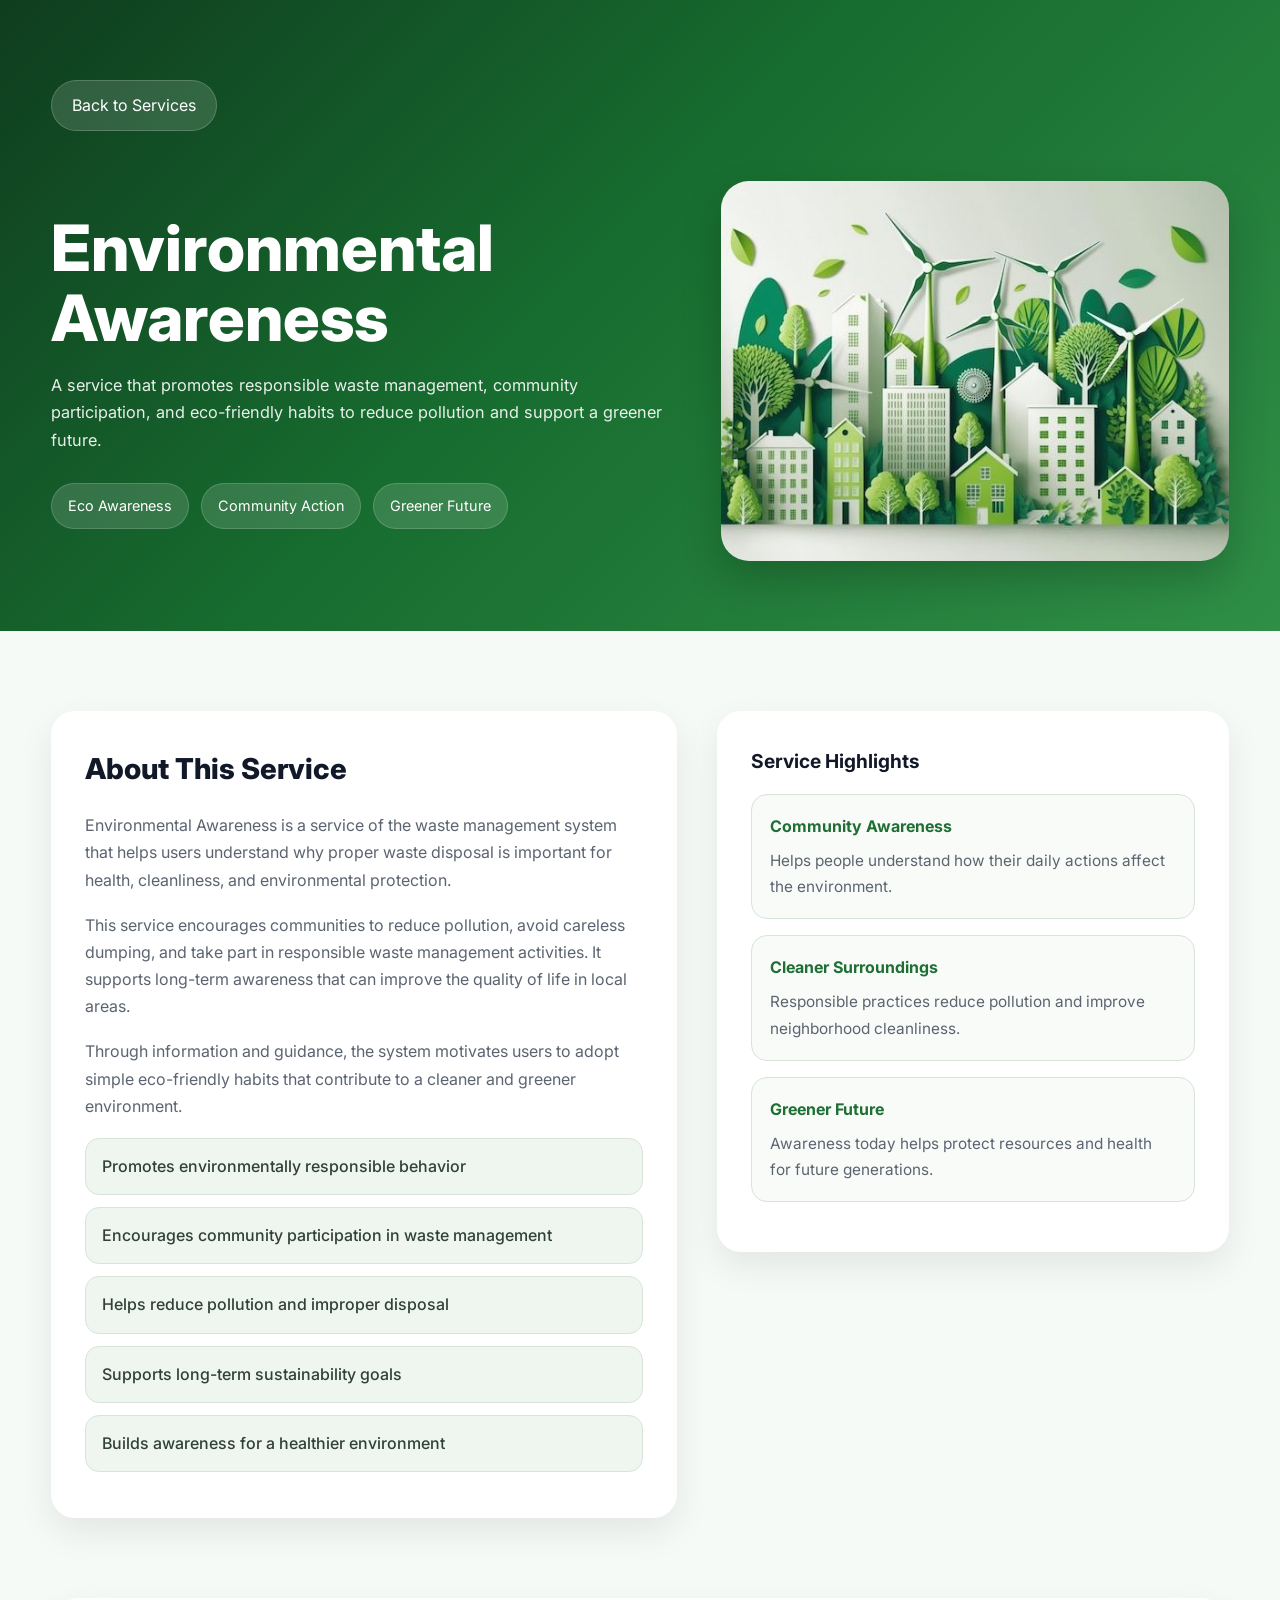
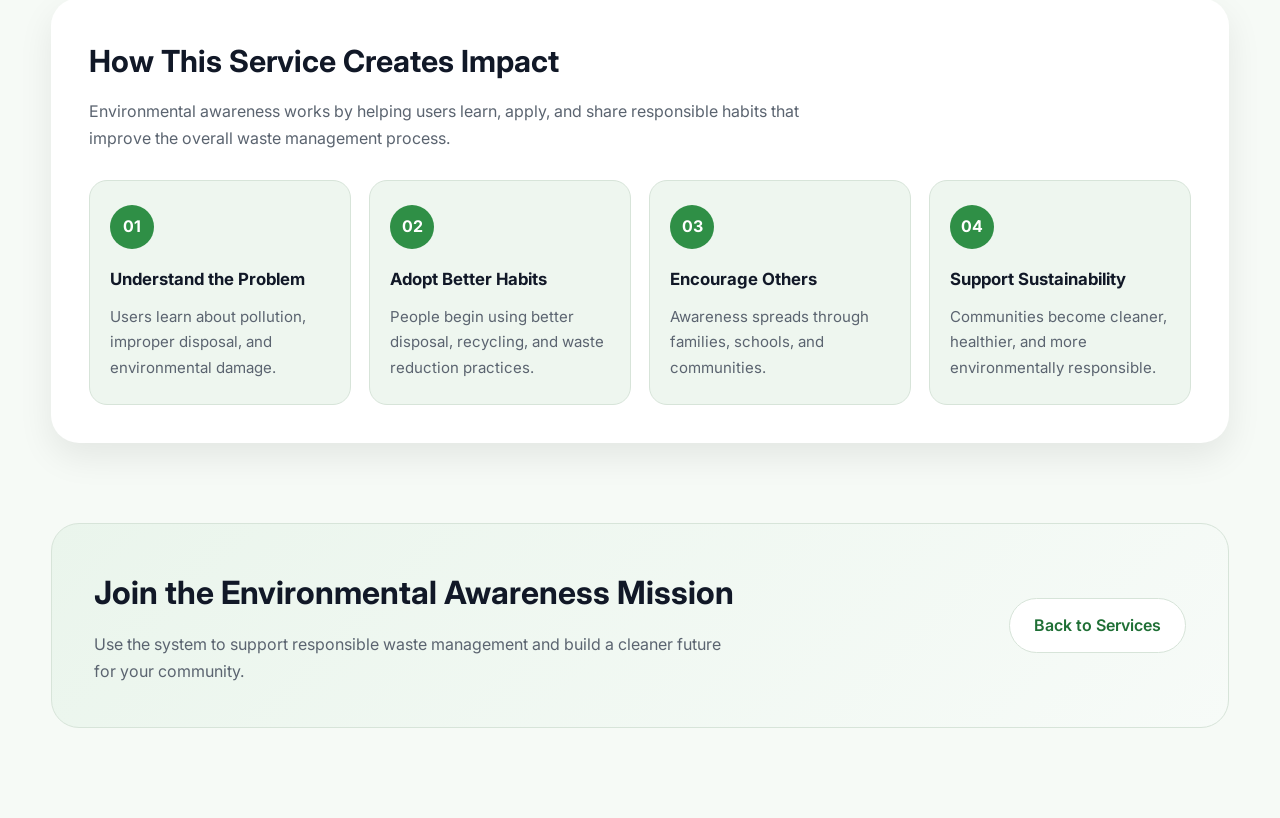
<file: environmental-awareness.html>
<!DOCTYPE html>
<html lang="en">
<head>
  <meta charset="UTF-8" />
  <meta name="viewport" content="width=device-width, initial-scale=1.0" />
  <title>Environmental Awareness</title>
  <link rel="preconnect" href="https://fonts.googleapis.com" />
  <link rel="preconnect" href="https://fonts.gstatic.com" crossorigin />
  <link href="https://fonts.googleapis.com/css2?family=Inter:wght@300;400;500;600;700;800&display=swap" rel="stylesheet" />
  <link rel="stylesheet" href="css/service-page.css" />
</head>
<body>
  <header class="page-hero">
    <div class="container">
      <div class="top-bar">
       
        <a href="auth.php#services" class="back-home">Back to Services</a>
      </div>

      <div class="hero-grid">
        <div class="hero-text">
          <h1>Environmental Awareness</h1>
          <p>
            A service that promotes responsible waste management, community participation,
            and eco-friendly habits to reduce pollution and support a greener future.
          </p>
          <div class="hero-badges">
            <span>Eco Awareness</span>
            <span>Community Action</span>
            <span>Greener Future</span>
          </div>
        </div>

        <div class="hero-image">
          <img src="images/awareness.jpg" alt="Environmental Awareness" />
        </div>
      </div>
    </div>
  </header>

  <section class="content-section">
    <div class="container">
      <div class="content-grid">
        <div class="content-main">
          <h2 class="section-title">About This Service</h2>
          <p>
            Environmental Awareness is a service of the waste management system that helps
            users understand why proper waste disposal is important for health, cleanliness,
            and environmental protection.
          </p>
          <p>
            This service encourages communities to reduce pollution, avoid careless dumping,
            and take part in responsible waste management activities. It supports long-term
            awareness that can improve the quality of life in local areas.
          </p>
          <p>
            Through information and guidance, the system motivates users to adopt simple
            eco-friendly habits that contribute to a cleaner and greener environment.
          </p>

          <ul class="feature-list">
            <li>Promotes environmentally responsible behavior</li>
            <li>Encourages community participation in waste management</li>
            <li>Helps reduce pollution and improper disposal</li>
            <li>Supports long-term sustainability goals</li>
            <li>Builds awareness for a healthier environment</li>
          </ul>
        </div>

        <aside class="content-side">
          <h3 class="side-title">Service Highlights</h3>

          <div class="info-box">
            <h4>Community Awareness</h4>
            <p>Helps people understand how their daily actions affect the environment.</p>
          </div>

          <div class="info-box">
            <h4>Cleaner Surroundings</h4>
            <p>Responsible practices reduce pollution and improve neighborhood cleanliness.</p>
          </div>

          <div class="info-box">
            <h4>Greener Future</h4>
            <p>Awareness today helps protect resources and health for future generations.</p>
          </div>
        </aside>
      </div>
    </div>
  </section>

  <section class="steps-section">
    <div class="container">
      <div class="steps-wrapper">
        <div class="steps-header">
          <h2>How This Service Creates Impact</h2>
          <p>
            Environmental awareness works by helping users learn, apply, and share responsible
            habits that improve the overall waste management process.
          </p>
        </div>

        <div class="steps-grid">
          <div class="step-card">
            <div class="step-number">01</div>
            <h3>Understand the Problem</h3>
            <p>Users learn about pollution, improper disposal, and environmental damage.</p>
          </div>

          <div class="step-card">
            <div class="step-number">02</div>
            <h3>Adopt Better Habits</h3>
            <p>People begin using better disposal, recycling, and waste reduction practices.</p>
          </div>

          <div class="step-card">
            <div class="step-number">03</div>
            <h3>Encourage Others</h3>
            <p>Awareness spreads through families, schools, and communities.</p>
          </div>

          <div class="step-card">
            <div class="step-number">04</div>
            <h3>Support Sustainability</h3>
            <p>Communities become cleaner, healthier, and more environmentally responsible.</p>
          </div>
        </div>
      </div>
    </div>
  </section>

  <section class="cta-section">
    <div class="container">
      <div class="cta-box">
        <div>
          <h2>Join the Environmental Awareness Mission</h2>
          <p>
            Use the system to support responsible waste management and build a cleaner future
            for your community.
          </p>
        </div>

        <div class="cta-buttons">
          <a href="auth.php#services" class="btn btn-secondary">Back to Services</a>
        </div>
      </div>
    </div>
  </section>
</body>
</html>
</file>
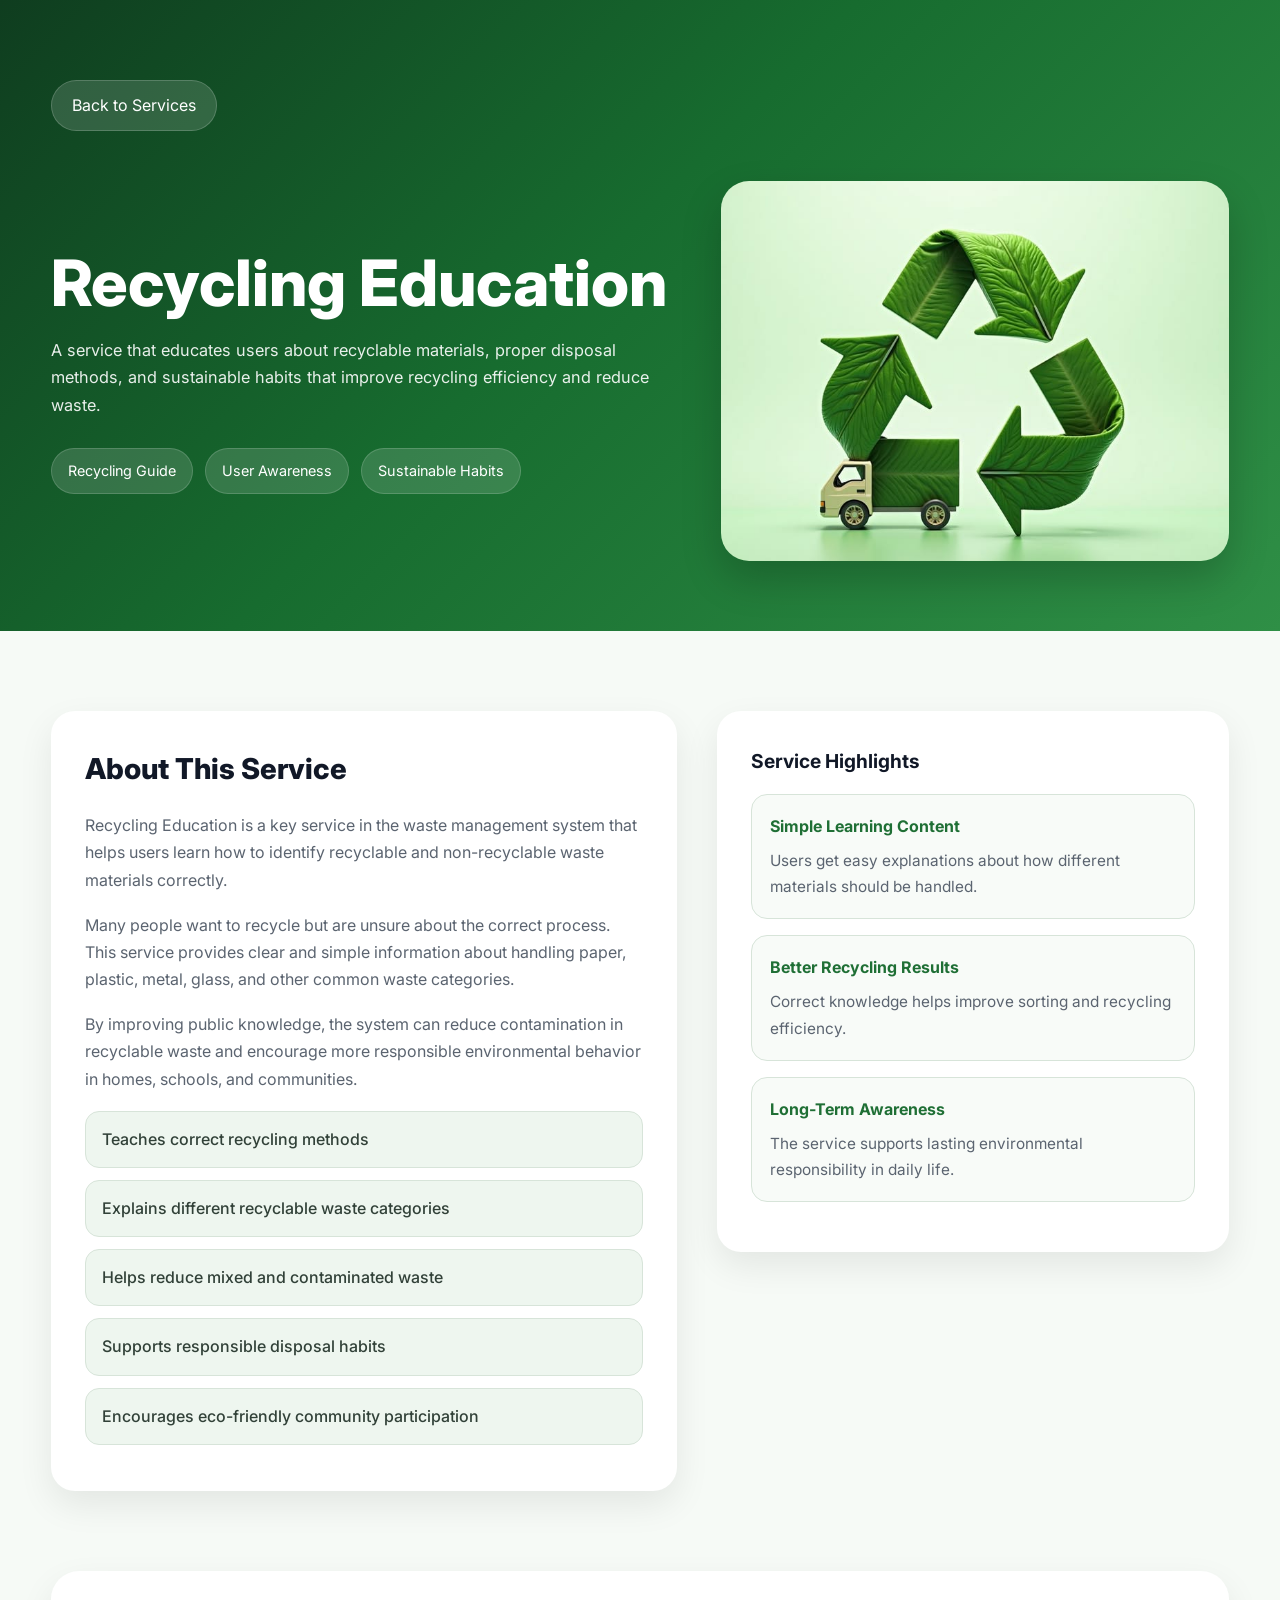
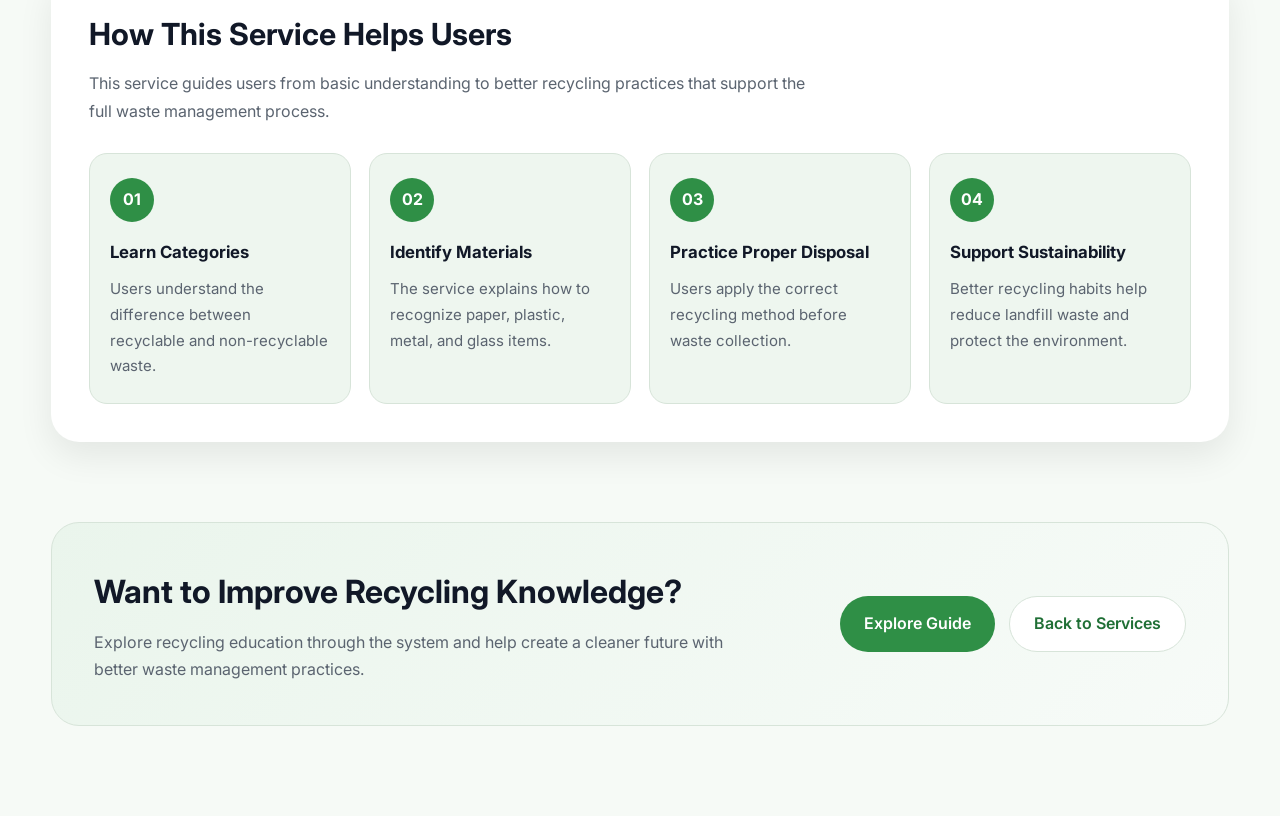
<file: recycling-education.html>
<!DOCTYPE html>
<html lang="en">
<head>
  <meta charset="UTF-8" />
  <meta name="viewport" content="width=device-width, initial-scale=1.0" />
  <title>Recycling Education</title>
  <link rel="preconnect" href="https://fonts.googleapis.com" />
  <link rel="preconnect" href="https://fonts.gstatic.com" crossorigin />
  <link href="https://fonts.googleapis.com/css2?family=Inter:wght@300;400;500;600;700;800&display=swap" rel="stylesheet" />
  <link rel="stylesheet" href="css/service-page.css" />
</head>
<body>
  <header class="page-hero">
    <div class="container">
      <div class="top-bar">
        
        <a href="auth.php#services" class="back-home">Back to Services</a>
      </div>

      <div class="hero-grid">
        <div class="hero-text">
          <h1>Recycling Education</h1>
          <p>
            A service that educates users about recyclable materials, proper disposal methods,
            and sustainable habits that improve recycling efficiency and reduce waste.
          </p>
          <div class="hero-badges">
            <span>Recycling Guide</span>
            <span>User Awareness</span>
            <span>Sustainable Habits</span>
          </div>
        </div>

        <div class="hero-image">
          <img src="images/recycle.jpg" alt="Recycling Education" />
        </div>
      </div>
    </div>
  </header>

  <section class="content-section">
    <div class="container">
      <div class="content-grid">
        <div class="content-main">
          <h2 class="section-title">About This Service</h2>
          <p>
            Recycling Education is a key service in the waste management system that helps users
            learn how to identify recyclable and non-recyclable waste materials correctly.
          </p>
          <p>
            Many people want to recycle but are unsure about the correct process. This service
            provides clear and simple information about handling paper, plastic, metal, glass,
            and other common waste categories.
          </p>
          <p>
            By improving public knowledge, the system can reduce contamination in recyclable
            waste and encourage more responsible environmental behavior in homes, schools,
            and communities.
          </p>

          <ul class="feature-list">
            <li>Teaches correct recycling methods</li>
            <li>Explains different recyclable waste categories</li>
            <li>Helps reduce mixed and contaminated waste</li>
            <li>Supports responsible disposal habits</li>
            <li>Encourages eco-friendly community participation</li>
          </ul>
        </div>

        <aside class="content-side">
          <h3 class="side-title">Service Highlights</h3>

          <div class="info-box">
            <h4>Simple Learning Content</h4>
            <p>Users get easy explanations about how different materials should be handled.</p>
          </div>

          <div class="info-box">
            <h4>Better Recycling Results</h4>
            <p>Correct knowledge helps improve sorting and recycling efficiency.</p>
          </div>

          <div class="info-box">
            <h4>Long-Term Awareness</h4>
            <p>The service supports lasting environmental responsibility in daily life.</p>
          </div>
        </aside>
      </div>
    </div>
  </section>

  <section class="steps-section">
    <div class="container">
      <div class="steps-wrapper">
        <div class="steps-header">
          <h2>How This Service Helps Users</h2>
          <p>
            This service guides users from basic understanding to better recycling practices
            that support the full waste management process.
          </p>
        </div>

        <div class="steps-grid">
          <div class="step-card">
            <div class="step-number">01</div>
            <h3>Learn Categories</h3>
            <p>Users understand the difference between recyclable and non-recyclable waste.</p>
          </div>

          <div class="step-card">
            <div class="step-number">02</div>
            <h3>Identify Materials</h3>
            <p>The service explains how to recognize paper, plastic, metal, and glass items.</p>
          </div>

          <div class="step-card">
            <div class="step-number">03</div>
            <h3>Practice Proper Disposal</h3>
            <p>Users apply the correct recycling method before waste collection.</p>
          </div>

          <div class="step-card">
            <div class="step-number">04</div>
            <h3>Support Sustainability</h3>
            <p>Better recycling habits help reduce landfill waste and protect the environment.</p>
          </div>
        </div>
      </div>
    </div>
  </section>

  <section class="cta-section">
    <div class="container">
      <div class="cta-box">
        <div>
          <h2>Want to Improve Recycling Knowledge?</h2>
          <p>
            Explore recycling education through the system and help create a cleaner future
            with better waste management practices.
          </p>
        </div>

        <div class="cta-buttons">
          <a href="auth.php#services" class="btn btn-primary">Explore Guide</a>
          <a href="auth.php#services" class="btn btn-secondary">Back to Services</a>
        </div>
      </div>
    </div>
  </section>
</body>
</html>
</file>
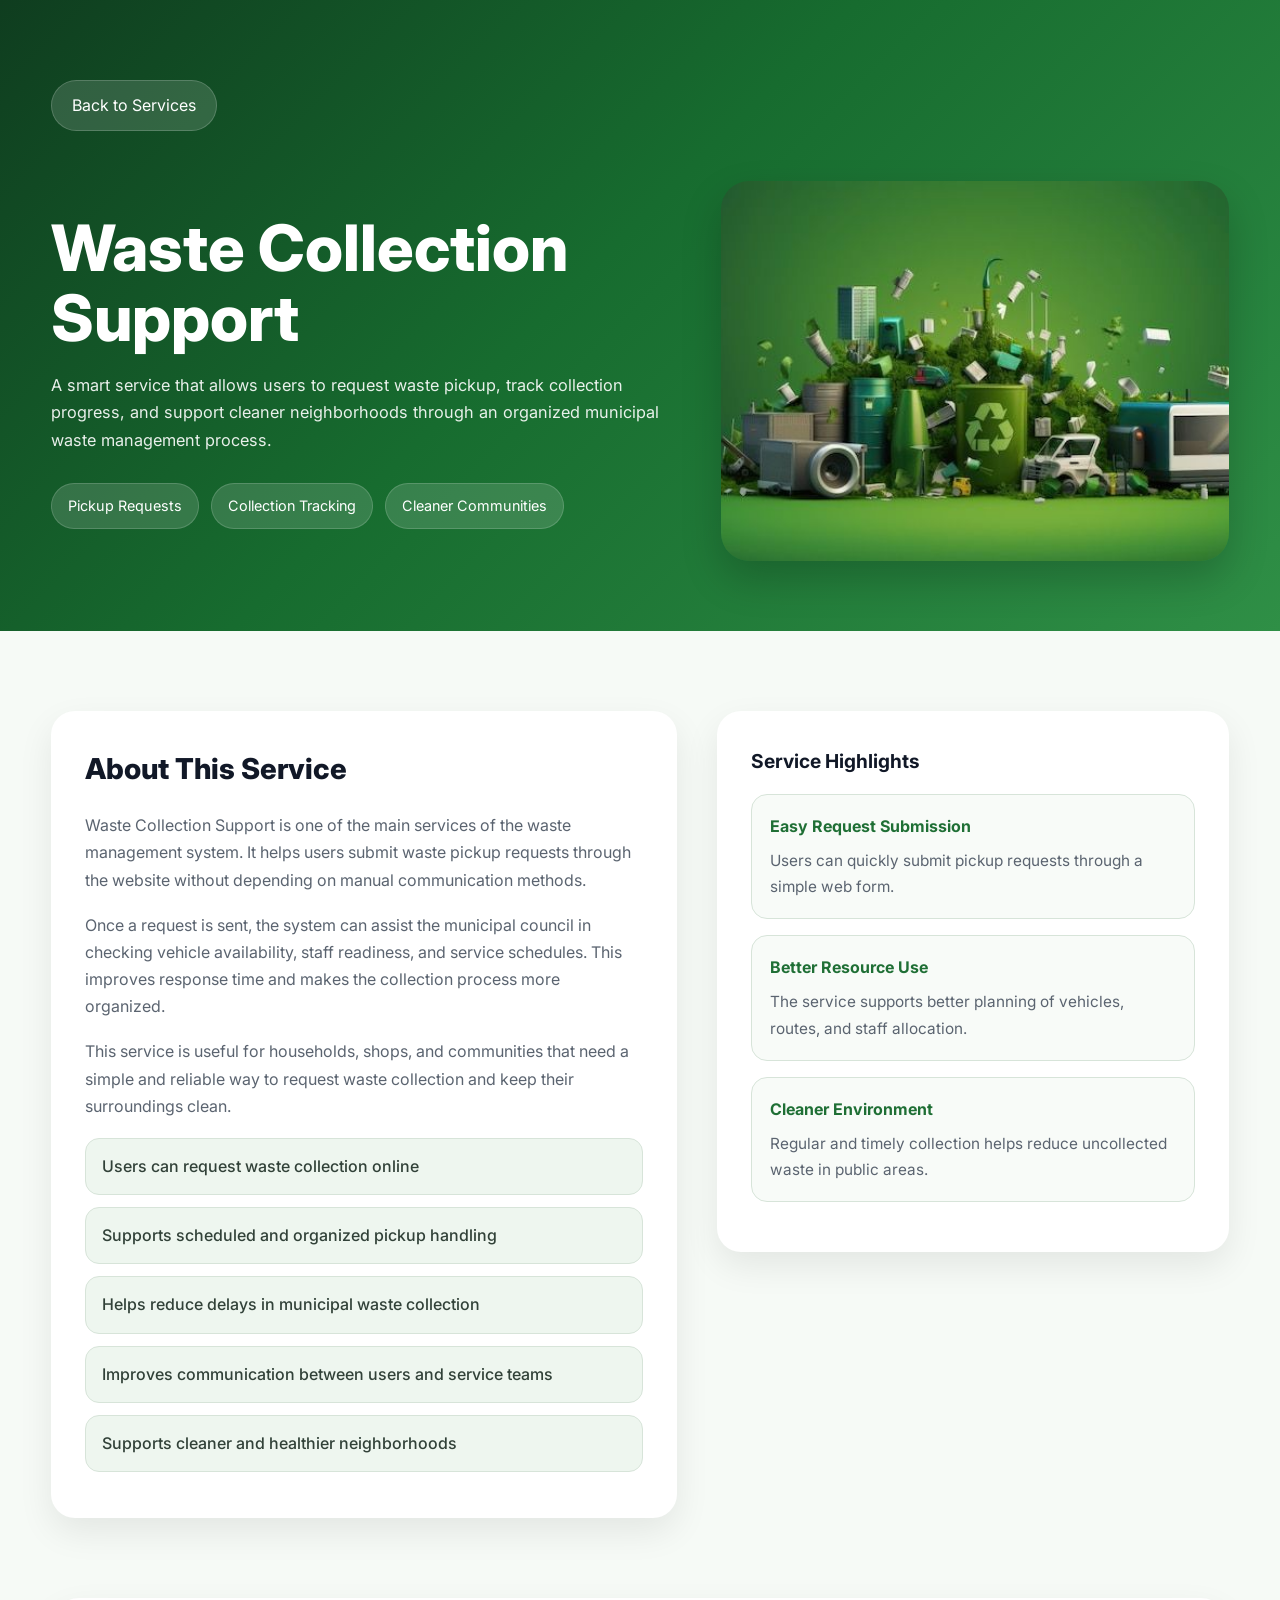
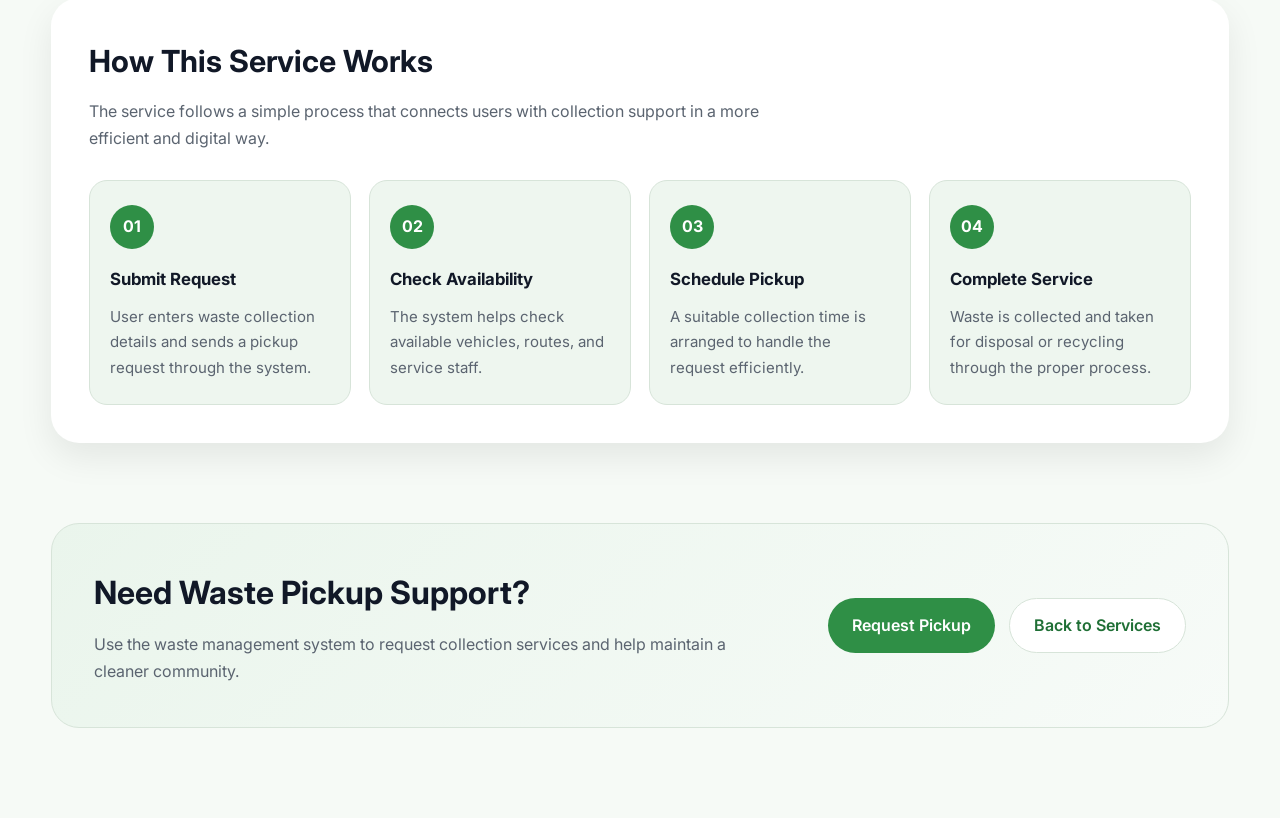
<file: waste-collection.html>
<!DOCTYPE html>
<html lang="en">
<head>
  <meta charset="UTF-8" />
  <meta name="viewport" content="width=device-width, initial-scale=1.0" />
  <title>Waste Collection Support</title>
  <link rel="preconnect" href="https://fonts.googleapis.com" />
  <link rel="preconnect" href="https://fonts.gstatic.com" crossorigin />
  <link href="https://fonts.googleapis.com/css2?family=Inter:wght@300;400;500;600;700;800&display=swap" rel="stylesheet" />
  <link rel="stylesheet" href="css/service-page.css" />
</head>
<body>
  <header class="page-hero">
    <div class="container">
      <div class="top-bar">
        
        <a href="auth.php#services" class="back-home">Back to Services</a>
      </div>

      <div class="hero-grid">
        <div class="hero-text">
          <h1>Waste Collection Support</h1>
          <p>
            A smart service that allows users to request waste pickup, track collection progress,
            and support cleaner neighborhoods through an organized municipal waste management process.
          </p>
          <div class="hero-badges">
            <span>Pickup Requests</span>
            <span>Collection Tracking</span>
            <span>Cleaner Communities</span>
          </div>
        </div>

        <div class="hero-image">
          <img src="images/collection.jpg" alt="Waste Collection Support" />
        </div>
      </div>
    </div>
  </header>

  <section class="content-section">
    <div class="container">
      <div class="content-grid">
        <div class="content-main">
          <h2 class="section-title">About This Service</h2>
          <p>
            Waste Collection Support is one of the main services of the waste management system.
            It helps users submit waste pickup requests through the website without depending on
            manual communication methods.
          </p>
          <p>
            Once a request is sent, the system can assist the municipal council in checking
            vehicle availability, staff readiness, and service schedules. This improves response
            time and makes the collection process more organized.
          </p>
          <p>
            This service is useful for households, shops, and communities that need a simple and
            reliable way to request waste collection and keep their surroundings clean.
          </p>

          <ul class="feature-list">
            <li>Users can request waste collection online</li>
            <li>Supports scheduled and organized pickup handling</li>
            <li>Helps reduce delays in municipal waste collection</li>
            <li>Improves communication between users and service teams</li>
            <li>Supports cleaner and healthier neighborhoods</li>
          </ul>
        </div>

        <aside class="content-side">
          <h3 class="side-title">Service Highlights</h3>

          <div class="info-box">
            <h4>Easy Request Submission</h4>
            <p>Users can quickly submit pickup requests through a simple web form.</p>
          </div>

          <div class="info-box">
            <h4>Better Resource Use</h4>
            <p>The service supports better planning of vehicles, routes, and staff allocation.</p>
          </div>

          <div class="info-box">
            <h4>Cleaner Environment</h4>
            <p>Regular and timely collection helps reduce uncollected waste in public areas.</p>
          </div>
        </aside>
      </div>
    </div>
  </section>

  <section class="steps-section">
    <div class="container">
      <div class="steps-wrapper">
        <div class="steps-header">
          <h2>How This Service Works</h2>
          <p>
            The service follows a simple process that connects users with collection support in a
            more efficient and digital way.
          </p>
        </div>

        <div class="steps-grid">
          <div class="step-card">
            <div class="step-number">01</div>
            <h3>Submit Request</h3>
            <p>User enters waste collection details and sends a pickup request through the system.</p>
          </div>

          <div class="step-card">
            <div class="step-number">02</div>
            <h3>Check Availability</h3>
            <p>The system helps check available vehicles, routes, and service staff.</p>
          </div>

          <div class="step-card">
            <div class="step-number">03</div>
            <h3>Schedule Pickup</h3>
            <p>A suitable collection time is arranged to handle the request efficiently.</p>
          </div>

          <div class="step-card">
            <div class="step-number">04</div>
            <h3>Complete Service</h3>
            <p>Waste is collected and taken for disposal or recycling through the proper process.</p>
          </div>
        </div>
      </div>
    </div>
  </section>

  <section class="cta-section">
    <div class="container">
      <div class="cta-box">
        <div>
          <h2>Need Waste Pickup Support?</h2>
          <p>
            Use the waste management system to request collection services and help maintain a
            cleaner community.
          </p>
        </div>

        <div class="cta-buttons">
          <a href="request-pickup.php" class="btn btn-primary">Request Pickup</a>
          <a href="auth.php#services" class="btn btn-secondary">Back to Services</a>
        </div>
      </div>
    </div>
  </section>
</body>
</html>
</file>
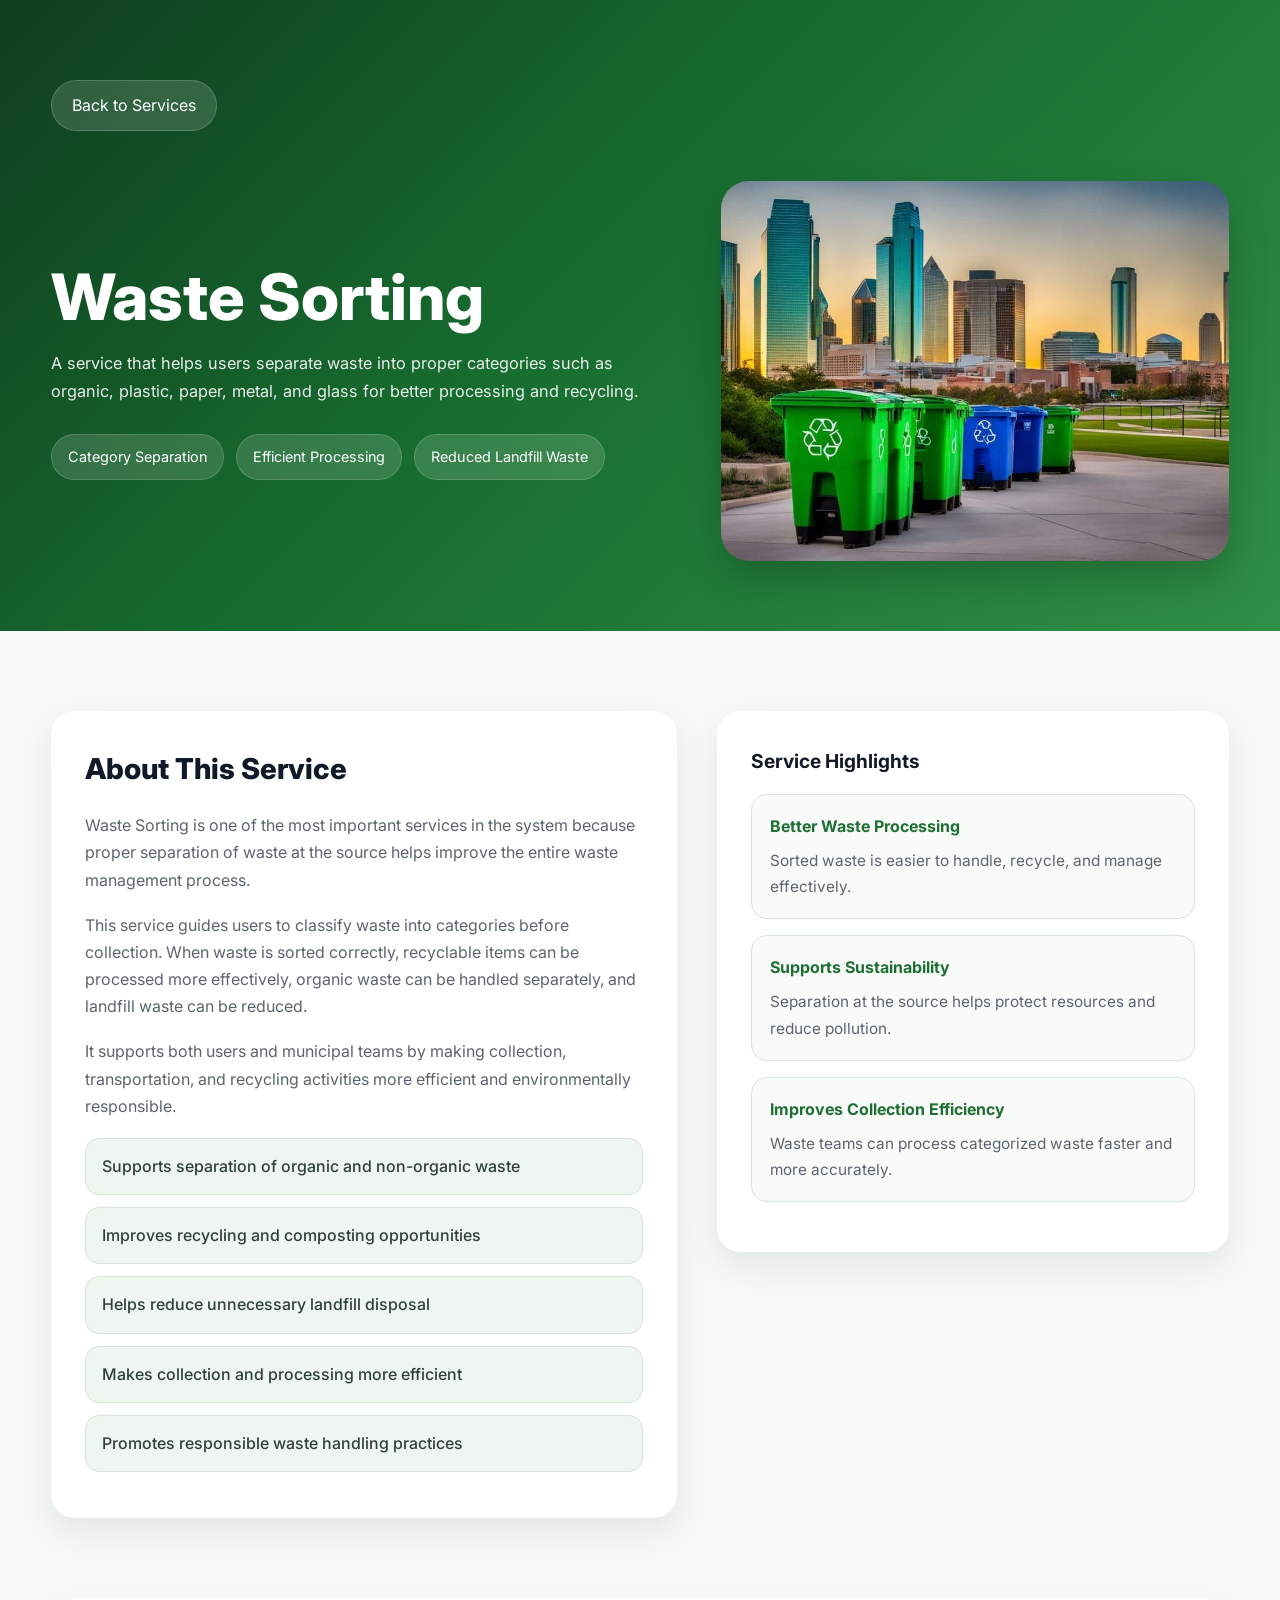
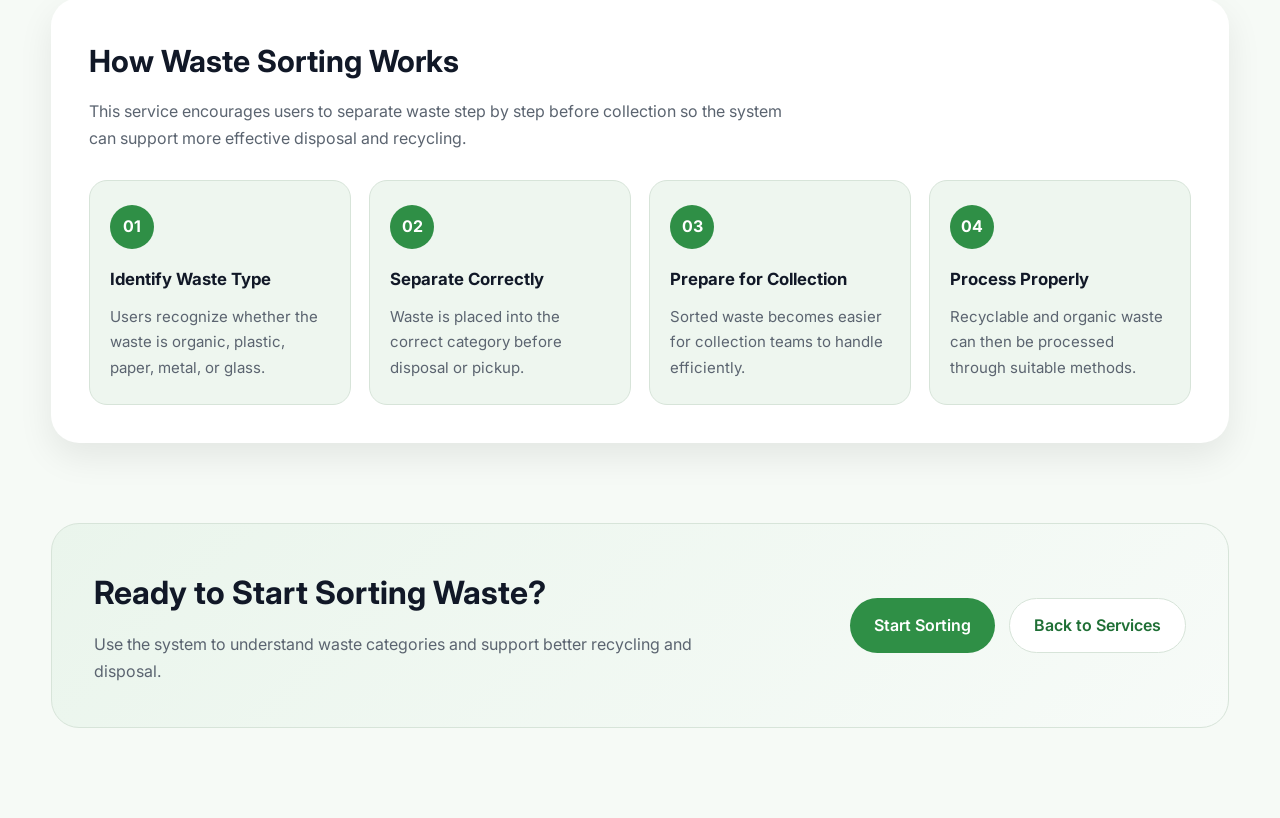
<file: waste-sorting.html>
<!DOCTYPE html>
<html lang="en">
<head>
  <meta charset="UTF-8" />
  <meta name="viewport" content="width=device-width, initial-scale=1.0" />
  <title>Waste Sorting</title>
  <link rel="preconnect" href="https://fonts.googleapis.com" />
  <link rel="preconnect" href="https://fonts.gstatic.com" crossorigin />
  <link href="https://fonts.googleapis.com/css2?family=Inter:wght@300;400;500;600;700;800&display=swap" rel="stylesheet" />
  <link rel="stylesheet" href="css/service-page.css" />
</head>
<body>
  <header class="page-hero">
    <div class="container">
      <div class="top-bar">
        
        <a href="auth.php#services" class="back-home">Back to Services</a>
      </div>

      <div class="hero-grid">
        <div class="hero-text">
          <h1>Waste Sorting</h1>
          <p>
            A service that helps users separate waste into proper categories such as organic,
            plastic, paper, metal, and glass for better processing and recycling.
          </p>
          <div class="hero-badges">
            <span>Category Separation</span>
            <span>Efficient Processing</span>
            <span>Reduced Landfill Waste</span>
          </div>
        </div>

        <div class="hero-image">
          <img src="images/sort.jpg" alt="Waste Sorting" />
        </div>
      </div>
    </div>
  </header>

  <section class="content-section">
    <div class="container">
      <div class="content-grid">
        <div class="content-main">
          <h2 class="section-title">About This Service</h2>
          <p>
            Waste Sorting is one of the most important services in the system because proper
            separation of waste at the source helps improve the entire waste management process.
          </p>
          <p>
            This service guides users to classify waste into categories before collection.
            When waste is sorted correctly, recyclable items can be processed more effectively,
            organic waste can be handled separately, and landfill waste can be reduced.
          </p>
          <p>
            It supports both users and municipal teams by making collection, transportation,
            and recycling activities more efficient and environmentally responsible.
          </p>

          <ul class="feature-list">
            <li>Supports separation of organic and non-organic waste</li>
            <li>Improves recycling and composting opportunities</li>
            <li>Helps reduce unnecessary landfill disposal</li>
            <li>Makes collection and processing more efficient</li>
            <li>Promotes responsible waste handling practices</li>
          </ul>
        </div>

        <aside class="content-side">
          <h3 class="side-title">Service Highlights</h3>

          <div class="info-box">
            <h4>Better Waste Processing</h4>
            <p>Sorted waste is easier to handle, recycle, and manage effectively.</p>
          </div>

          <div class="info-box">
            <h4>Supports Sustainability</h4>
            <p>Separation at the source helps protect resources and reduce pollution.</p>
          </div>

          <div class="info-box">
            <h4>Improves Collection Efficiency</h4>
            <p>Waste teams can process categorized waste faster and more accurately.</p>
          </div>
        </aside>
      </div>
    </div>
  </section>

  <section class="steps-section">
    <div class="container">
      <div class="steps-wrapper">
        <div class="steps-header">
          <h2>How Waste Sorting Works</h2>
          <p>
            This service encourages users to separate waste step by step before collection
            so the system can support more effective disposal and recycling.
          </p>
        </div>

        <div class="steps-grid">
          <div class="step-card">
            <div class="step-number">01</div>
            <h3>Identify Waste Type</h3>
            <p>Users recognize whether the waste is organic, plastic, paper, metal, or glass.</p>
          </div>

          <div class="step-card">
            <div class="step-number">02</div>
            <h3>Separate Correctly</h3>
            <p>Waste is placed into the correct category before disposal or pickup.</p>
          </div>

          <div class="step-card">
            <div class="step-number">03</div>
            <h3>Prepare for Collection</h3>
            <p>Sorted waste becomes easier for collection teams to handle efficiently.</p>
          </div>

          <div class="step-card">
            <div class="step-number">04</div>
            <h3>Process Properly</h3>
            <p>Recyclable and organic waste can then be processed through suitable methods.</p>
          </div>
        </div>
      </div>
    </div>
  </section>

  <section class="cta-section">
    <div class="container">
      <div class="cta-box">
        <div>
          <h2>Ready to Start Sorting Waste?</h2>
          <p>
            Use the system to understand waste categories and support better recycling and disposal.
          </p>
        </div>

        <div class="cta-buttons">
          <a href="auth.php#services" class="btn btn-primary">Start Sorting</a>
          <a href="auth.php#services" class="btn btn-secondary">Back to Services</a>
        </div>
      </div>
    </div>
  </section>
</body>
</html>
</file>
<file: css/service-page.css>
:root {
  --green: #2f8f46;
  --green-dark: #1f6f35;
  --green-soft: #eef6ef;
  --green-light: #dfeedd;
  --text-dark: #111827;
  --text-light: #5b6470;
  --white: #ffffff;
  --border: #d7e4d9;
  --shadow: 0 14px 35px rgba(0, 0, 0, 0.08);
  --radius-lg: 24px;
  --radius-md: 16px;
  --container: 1200px;
  --transition: 0.3s ease;
}

* {
  margin: 0;
  padding: 0;
  box-sizing: border-box;
}

html {
  scroll-behavior: smooth;
}

body {
  font-family: "Inter", sans-serif;
  background: #f6faf6;
  color: var(--text-dark);
  line-height: 1.7;
}
.logo {
  display: flex;
  align-items: center;
  gap: 10px;
  color: var(--white);
  font-weight: 700;
  font-size: 1rem;
}

.logo img {
  width: auto;
  height: 42px;
  object-fit: contain;
}
img {
  max-width: 100%;
  display: block;
}

a {
  text-decoration: none;
  color: inherit;
}

ul {
  list-style: none;
}

.container {
  width: min(92%, var(--container));
  margin: 0 auto;
}

.page-hero {
  background: linear-gradient(135deg, #0f3d1f, #176c2f 45%, #2f8f46 100%);
  color: var(--white);
  padding: 80px 0 70px;
}

.top-bar {
  display: flex;
  align-items: center;
  justify-content: space-between;
  gap: 20px;
  margin-bottom: 50px;
  flex-wrap: wrap;
}

.brand {
  font-size: 1.1rem;
  font-weight: 800;
  letter-spacing: 0.3px;
}

.back-home {
  padding: 11px 20px;
  border-radius: 999px;
  background: rgba(255, 255, 255, 0.14);
  border: 1px solid rgba(255, 255, 255, 0.18);
  transition: var(--transition);
}

.back-home:hover {
  background: rgba(255, 255, 255, 0.22);
}

.hero-grid {
  display: grid;
  grid-template-columns: 1.1fr 0.9fr;
  align-items: center;
  gap: 50px;
}

.hero-text h1 {
  font-size: clamp(2.2rem, 5vw, 4rem);
  line-height: 1.1;
  margin-bottom: 18px;
  font-weight: 800;
}

.hero-text p {
  font-size: 1.02rem;
  max-width: 640px;
  color: rgba(255, 255, 255, 0.9);
  margin-bottom: 28px;
}

.hero-badges {
  display: flex;
  gap: 12px;
  flex-wrap: wrap;
}

.hero-badges span {
  padding: 10px 16px;
  border-radius: 999px;
  background: rgba(255, 255, 255, 0.14);
  border: 1px solid rgba(255, 255, 255, 0.16);
  font-size: 0.9rem;
}

.hero-image {
  width: 100%;
  height: 380px;
  border-radius: 28px;
  overflow: hidden;
  box-shadow: 0 18px 40px rgba(0, 0, 0, 0.2);
}

.hero-image img {
  width: 100%;
  height: 100%;
  object-fit: cover;
}

.content-section {
  padding: 80px 0;
}

.content-grid {
  display: grid;
  grid-template-columns: 1.1fr 0.9fr;
  gap: 40px;
  align-items: start;
}

.content-main,
.content-side {
  background: var(--white);
  border-radius: var(--radius-lg);
  box-shadow: var(--shadow);
  padding: 34px;
}

.section-title {
  font-size: 1.8rem;
  margin-bottom: 18px;
  font-weight: 800;
  color: var(--text-dark);
}

.content-main p {
  color: var(--text-light);
  margin-bottom: 18px;
  font-size: 1rem;
}

.feature-list {
  margin-top: 18px;
}

.feature-list li {
  padding: 14px 16px;
  background: var(--green-soft);
  border: 1px solid var(--border);
  border-radius: 14px;
  margin-bottom: 12px;
  color: #314138;
  font-weight: 500;
}

.side-title {
  font-size: 1.2rem;
  margin-bottom: 16px;
  font-weight: 700;
}

.info-box {
  padding: 18px;
  border-radius: 16px;
  background: #f8fbf8;
  border: 1px solid var(--border);
  margin-bottom: 16px;
}

.info-box h4 {
  font-size: 1rem;
  margin-bottom: 8px;
  color: var(--green-dark);
}

.info-box p {
  color: var(--text-light);
  font-size: 0.96rem;
}

.steps-section {
  padding: 0 0 80px;
}

.steps-wrapper {
  background: var(--white);
  box-shadow: var(--shadow);
  border-radius: 28px;
  padding: 38px;
}

.steps-header {
  margin-bottom: 28px;
}

.steps-header h2 {
  font-size: 1.9rem;
  margin-bottom: 10px;
}

.steps-header p {
  color: var(--text-light);
  max-width: 720px;
}

.steps-grid {
  display: grid;
  grid-template-columns: repeat(4, 1fr);
  gap: 18px;
}

.step-card {
  background: var(--green-soft);
  border: 1px solid var(--border);
  border-radius: 18px;
  padding: 24px 20px;
  transition: var(--transition);
}

.step-card:hover {
  transform: translateY(-4px);
}

.step-number {
  width: 44px;
  height: 44px;
  border-radius: 50%;
  background: var(--green);
  color: var(--white);
  display: flex;
  align-items: center;
  justify-content: center;
  font-weight: 700;
  margin-bottom: 16px;
}

.step-card h3 {
  font-size: 1.05rem;
  margin-bottom: 10px;
}

.step-card p {
  font-size: 0.94rem;
  color: var(--text-light);
}

.cta-section {
  padding: 0 0 90px;
}

.cta-box {
  background: linear-gradient(135deg, #eaf5ec, #f7fbf8);
  border: 1px solid var(--border);
  border-radius: 28px;
  padding: 42px;
  display: flex;
  align-items: center;
  justify-content: space-between;
  gap: 24px;
  flex-wrap: wrap;
}

.cta-box h2 {
  font-size: 2rem;
  margin-bottom: 10px;
}

.cta-box p {
  color: var(--text-light);
  max-width: 650px;
}

.cta-buttons {
  display: flex;
  gap: 14px;
  flex-wrap: wrap;
}

.btn {
  display: inline-flex;
  align-items: center;
  justify-content: center;
  padding: 13px 24px;
  border-radius: 999px;
  font-weight: 600;
  transition: var(--transition);
}

.btn-primary {
  background: var(--green);
  color: var(--white);
}

.btn-primary:hover {
  background: var(--green-dark);
}

.btn-secondary {
  background: var(--white);
  color: var(--green-dark);
  border: 1px solid var(--border);
}

.btn-secondary:hover {
  background: #f3f7f3;
}

@media (max-width: 1024px) {
  .hero-grid,
  .content-grid,
  .steps-grid {
    grid-template-columns: 1fr;
  }

  .hero-image {
    height: 320px;
  }
}

@media (max-width: 640px) {
  .page-hero {
    padding: 60px 0;
  }

  .content-section,
  .steps-section,
  .cta-section {
    padding-bottom: 60px;
  }

  .content-main,
  .content-side,
  .steps-wrapper,
  .cta-box {
    padding: 24px;
  }

  .hero-image {
    height: 240px;
  }

  .cta-box h2 {
    font-size: 1.6rem;
  }
}
</file>
